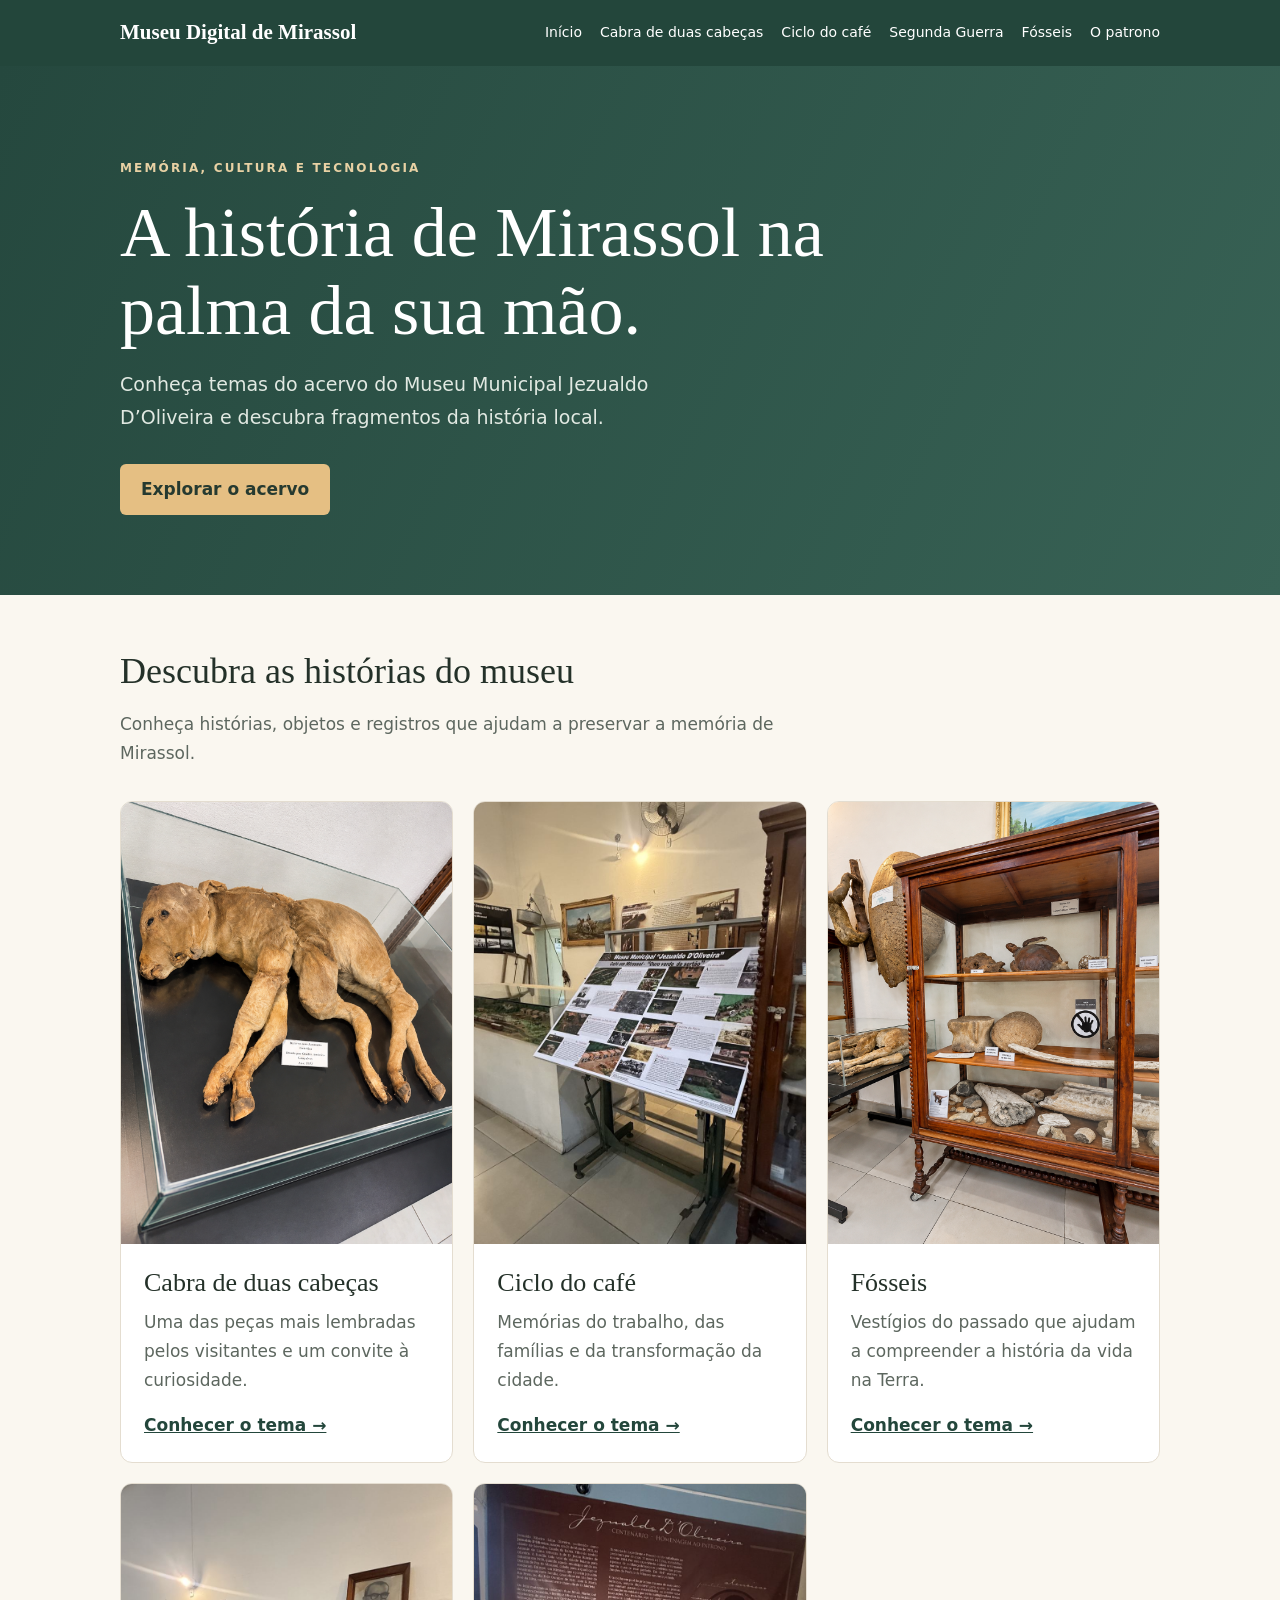
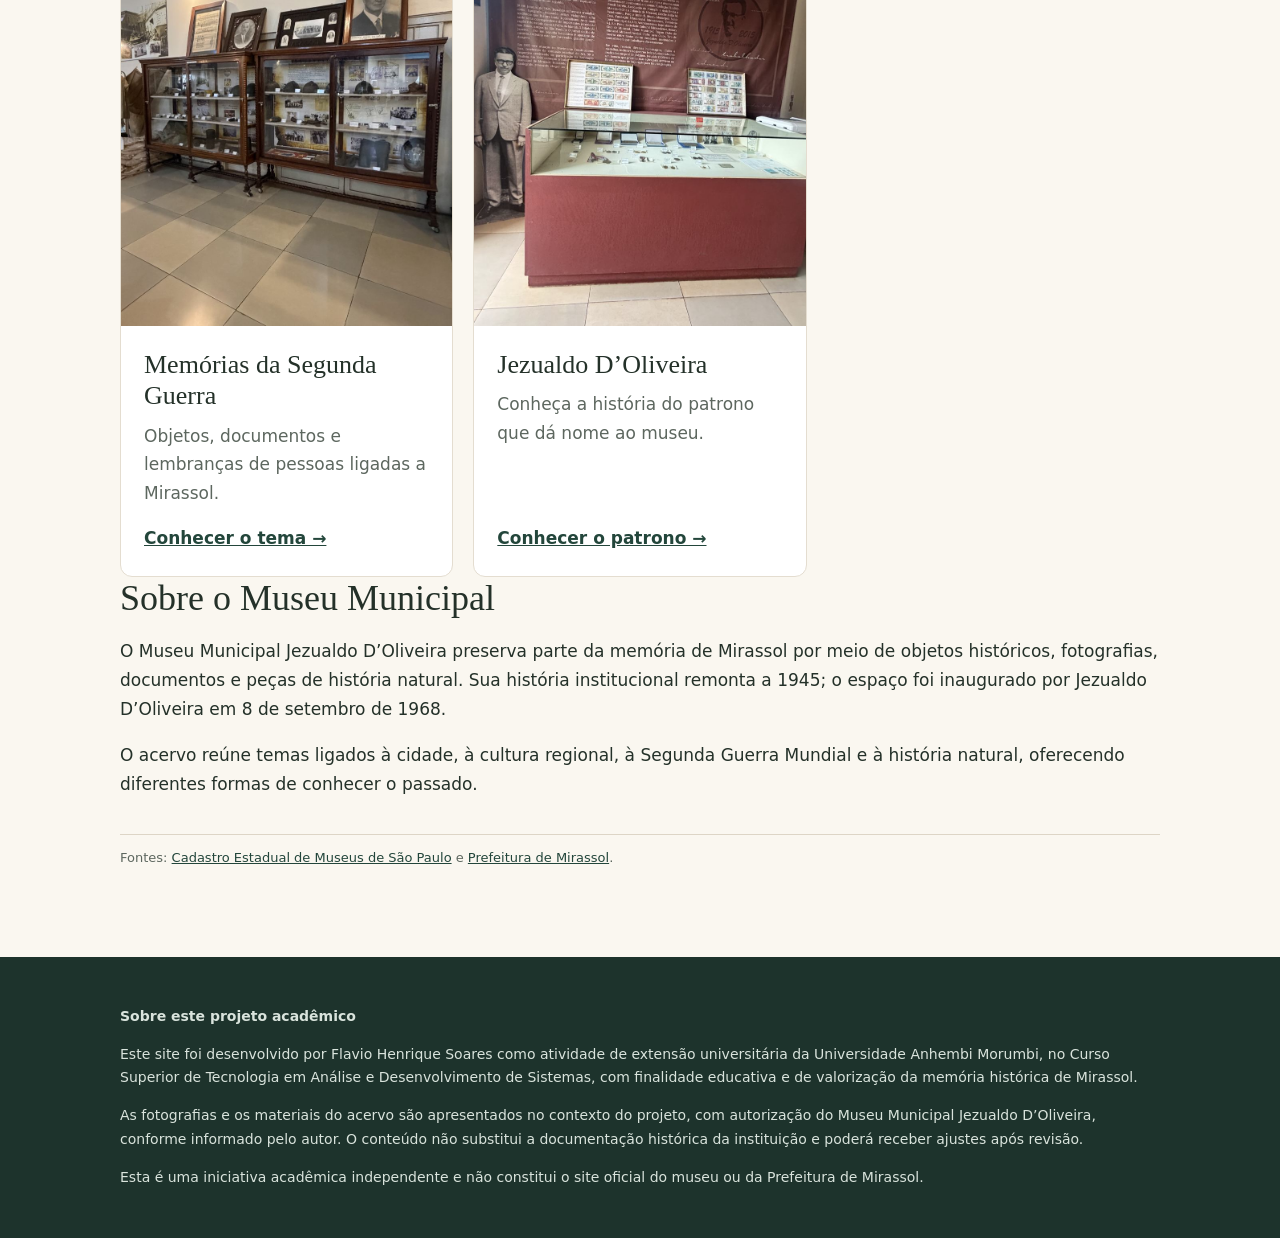
<file: index.html>
<!doctype html><html lang="pt-BR"><head><meta charset="utf-8"><meta name="viewport" content="width=device-width,initial-scale=1"><meta name="description" content="Conheça o projeto-piloto de acesso digital ao acervo histórico de Mirassol."><title>Início | Museu Digital de Mirassol</title><link rel="stylesheet" href="style.css"></head><body><header class="top"><div class="wrap"><a class="brand" href="index.html">Museu Digital de Mirassol</a><nav aria-label="Navegação principal"><a href="index.html">Início</a><a href="cabra-de-duas-cabecas.html">Cabra de duas cabeças</a><a href="ciclo-do-cafe.html">Ciclo do café</a><a href="segunda-guerra.html">Segunda Guerra</a><a href="fosseis.html">Fósseis</a><a href="patrono.html">O patrono</a></nav></div></header><section class="hero"><div class="wrap"><div class="eyebrow">Memória, cultura e tecnologia</div><h1>A história de Mirassol na palma da sua mão.</h1><p>Conheça temas do acervo do Museu Municipal Jezualdo D’Oliveira e descubra fragmentos da história local.</p><a class="button" href="#acervo">Explorar o acervo</a></div></section><main class="wrap"><section id="acervo"><h2 class="section-title">Descubra as histórias do museu</h2><p class="lead">Conheça histórias, objetos e registros que ajudam a preservar a memória de Mirassol.</p><div class="cards"><article class="card"><div class="art art-photo"><img src="assets/cabra.jpg" alt="Cabra de duas cabeças em exposição" loading="lazy"></div><div class="card-body"><h3>Cabra de duas cabeças</h3><p>Uma das peças mais lembradas pelos visitantes e um convite à curiosidade.</p><a href="cabra-de-duas-cabecas.html">Conhecer o tema →</a></div></article><article class="card"><div class="art art-photo"><img src="assets/cafe.jpg" alt="Painel do café em Mirassol" loading="lazy"></div><div class="card-body"><h3>Ciclo do café</h3><p>Memórias do trabalho, das famílias e da transformação da cidade.</p><a href="ciclo-do-cafe.html">Conhecer o tema →</a></div></article><article class="card"><div class="art art-photo"><img src="assets/fosseis.jpg" alt="Vitrine do museu com peças naturais e materiais preservados" loading="lazy"></div><div class="card-body"><h3>Fósseis</h3><p>Vestígios do passado que ajudam a compreender a história da vida na Terra.</p><a href="fosseis.html">Conhecer o tema →</a></div></article> <article class="card"><div class="art art-photo"><img src="assets/vitrines.jpg" alt="Vitrines com registros sobre a Segunda Guerra Mundial" loading="lazy"></div><div class="card-body"><h3>Memórias da Segunda Guerra</h3><p>Objetos, documentos e lembranças de pessoas ligadas a Mirassol.</p><a href="segunda-guerra.html">Conhecer o tema →</a></div></article><article class="card"><div class="art art-photo"><img src="assets/jezualdo.jpg" alt="Painel do museu sobre Jezualdo D’Oliveira" loading="lazy"></div><div class="card-body"><h3>Jezualdo D’Oliveira</h3><p>Conheça a história do patrono que dá nome ao museu.</p><a href="patrono.html">Conhecer o patrono →</a></div></article></div></section><section class="about-site" aria-labelledby="sobre-museu"><h2 class="section-title" id="sobre-museu">Sobre o Museu Municipal</h2><p>O Museu Municipal Jezualdo D’Oliveira preserva parte da memória de Mirassol por meio de objetos históricos, fotografias, documentos e peças de história natural. Sua história institucional remonta a 1945; o espaço foi inaugurado por Jezualdo D’Oliveira em 8 de setembro de 1968.</p><p>O acervo reúne temas ligados à cidade, à cultura regional, à Segunda Guerra Mundial e à história natural, oferecendo diferentes formas de conhecer o passado.</p><p class="editorial">Fontes: <a href="https://cem.sisemsp.org.br/instituicao/43890/" target="_blank" rel="noopener noreferrer">Cadastro Estadual de Museus de São Paulo</a> e <a href="https://www.mirassol.sp.gov.br/portal/servicos/1004/pontos-turisticos" target="_blank" rel="noopener noreferrer">Prefeitura de Mirassol</a>.</p></section></main><footer class="footer"><div class="wrap"><p><strong>Sobre este projeto acadêmico</strong></p><p>Este site foi desenvolvido por Flavio Henrique Soares como atividade de extensão universitária da Universidade Anhembi Morumbi, no Curso Superior de Tecnologia em Análise e Desenvolvimento de Sistemas, com finalidade educativa e de valorização da memória histórica de Mirassol.</p><p>As fotografias e os materiais do acervo são apresentados no contexto do projeto, com autorização do Museu Municipal Jezualdo D’Oliveira, conforme informado pelo autor. O conteúdo não substitui a documentação histórica da instituição e poderá receber ajustes após revisão.</p><p>Esta é uma iniciativa acadêmica independente e não constitui o site oficial do museu ou da Prefeitura de Mirassol.</p></div></footer></body></html>
</file>
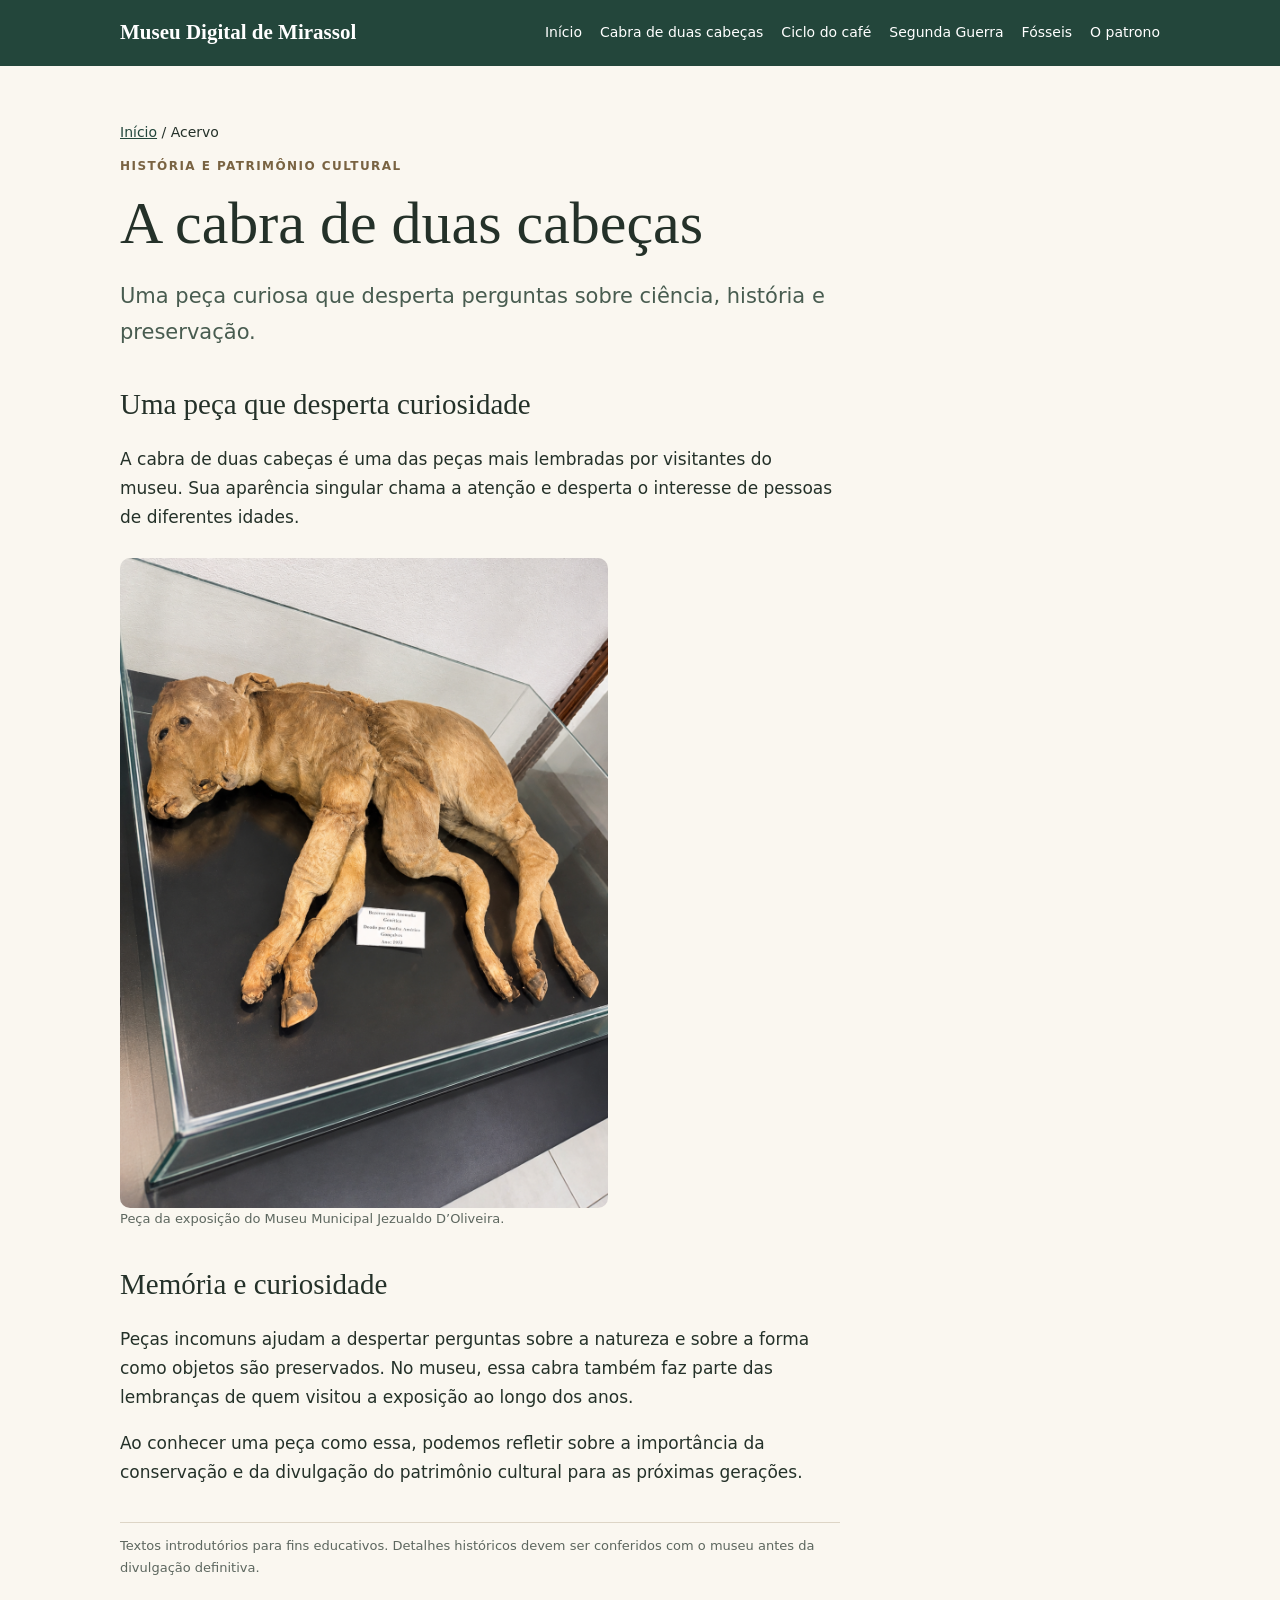
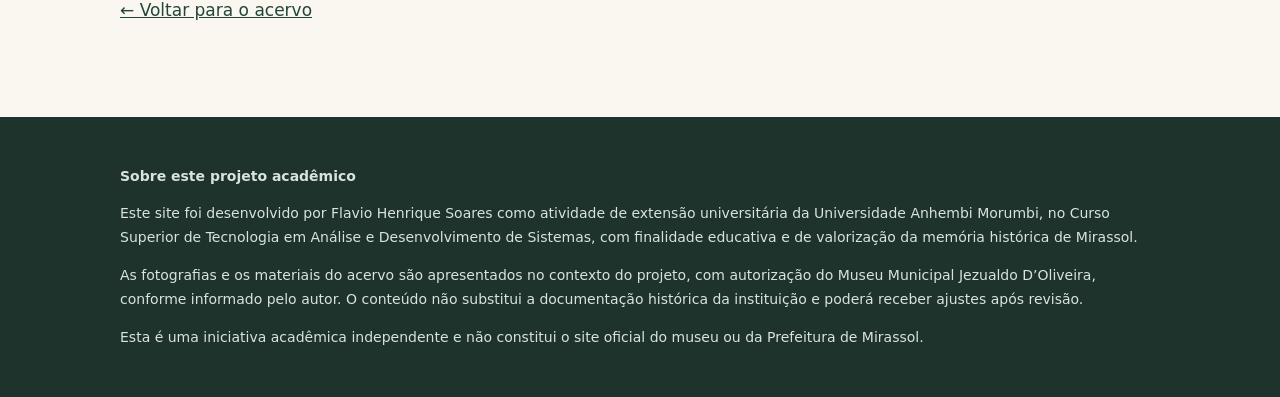
<file: cabra-de-duas-cabecas.html>
<!doctype html><html lang="pt-BR"><head><meta charset="utf-8"><meta name="viewport" content="width=device-width,initial-scale=1"><meta name="description" content="Uma peça curiosa que desperta perguntas sobre ciência, história e preservação."><title>A cabra de duas cabeças | Museu Digital de Mirassol</title><link rel="stylesheet" href="style.css"></head><body><header class="top"><div class="wrap"><a class="brand" href="index.html">Museu Digital de Mirassol</a><nav aria-label="Navegação principal"><a href="index.html">Início</a><a href="cabra-de-duas-cabecas.html">Cabra de duas cabeças</a><a href="ciclo-do-cafe.html">Ciclo do café</a><a href="segunda-guerra.html">Segunda Guerra</a><a href="fosseis.html">Fósseis</a><a href="patrono.html">O patrono</a></nav></div></header><main class="wrap"><article class="article"><div class="crumb"><a href="index.html">Início</a> / Acervo</div><p class="tag">História e patrimônio cultural</p><h1>A cabra de duas cabeças</h1><p class="intro">Uma peça curiosa que desperta perguntas sobre ciência, história e preservação.</p><h2>Uma peça que desperta curiosidade</h2><p>A cabra de duas cabeças é uma das peças mais lembradas por visitantes do museu. Sua aparência singular chama a atenção e desperta o interesse de pessoas de diferentes idades.</p><figure class="museum-photo"><img src="assets/cabra.jpg" alt="Cabra de duas cabeças conservada em uma vitrine de vidro" loading="lazy"><figcaption>Peça da exposição do Museu Municipal Jezualdo D’Oliveira.</figcaption></figure><h2>Memória e curiosidade</h2><p>Peças incomuns ajudam a despertar perguntas sobre a natureza e sobre a forma como objetos são preservados. No museu, essa cabra também faz parte das lembranças de quem visitou a exposição ao longo dos anos.</p><p>Ao conhecer uma peça como essa, podemos refletir sobre a importância da conservação e da divulgação do patrimônio cultural para as próximas gerações.</p><p class="editorial">Textos introdutórios para fins educativos. Detalhes históricos devem ser conferidos com o museu antes da divulgação definitiva.</p><p><a href="index.html">← Voltar para o acervo</a></p></article></main><footer class="footer"><div class="wrap"><p><strong>Sobre este projeto acadêmico</strong></p><p>Este site foi desenvolvido por Flavio Henrique Soares como atividade de extensão universitária da Universidade Anhembi Morumbi, no Curso Superior de Tecnologia em Análise e Desenvolvimento de Sistemas, com finalidade educativa e de valorização da memória histórica de Mirassol.</p><p>As fotografias e os materiais do acervo são apresentados no contexto do projeto, com autorização do Museu Municipal Jezualdo D’Oliveira, conforme informado pelo autor. O conteúdo não substitui a documentação histórica da instituição e poderá receber ajustes após revisão.</p><p>Esta é uma iniciativa acadêmica independente e não constitui o site oficial do museu ou da Prefeitura de Mirassol.</p></div></footer></body></html>
</file>
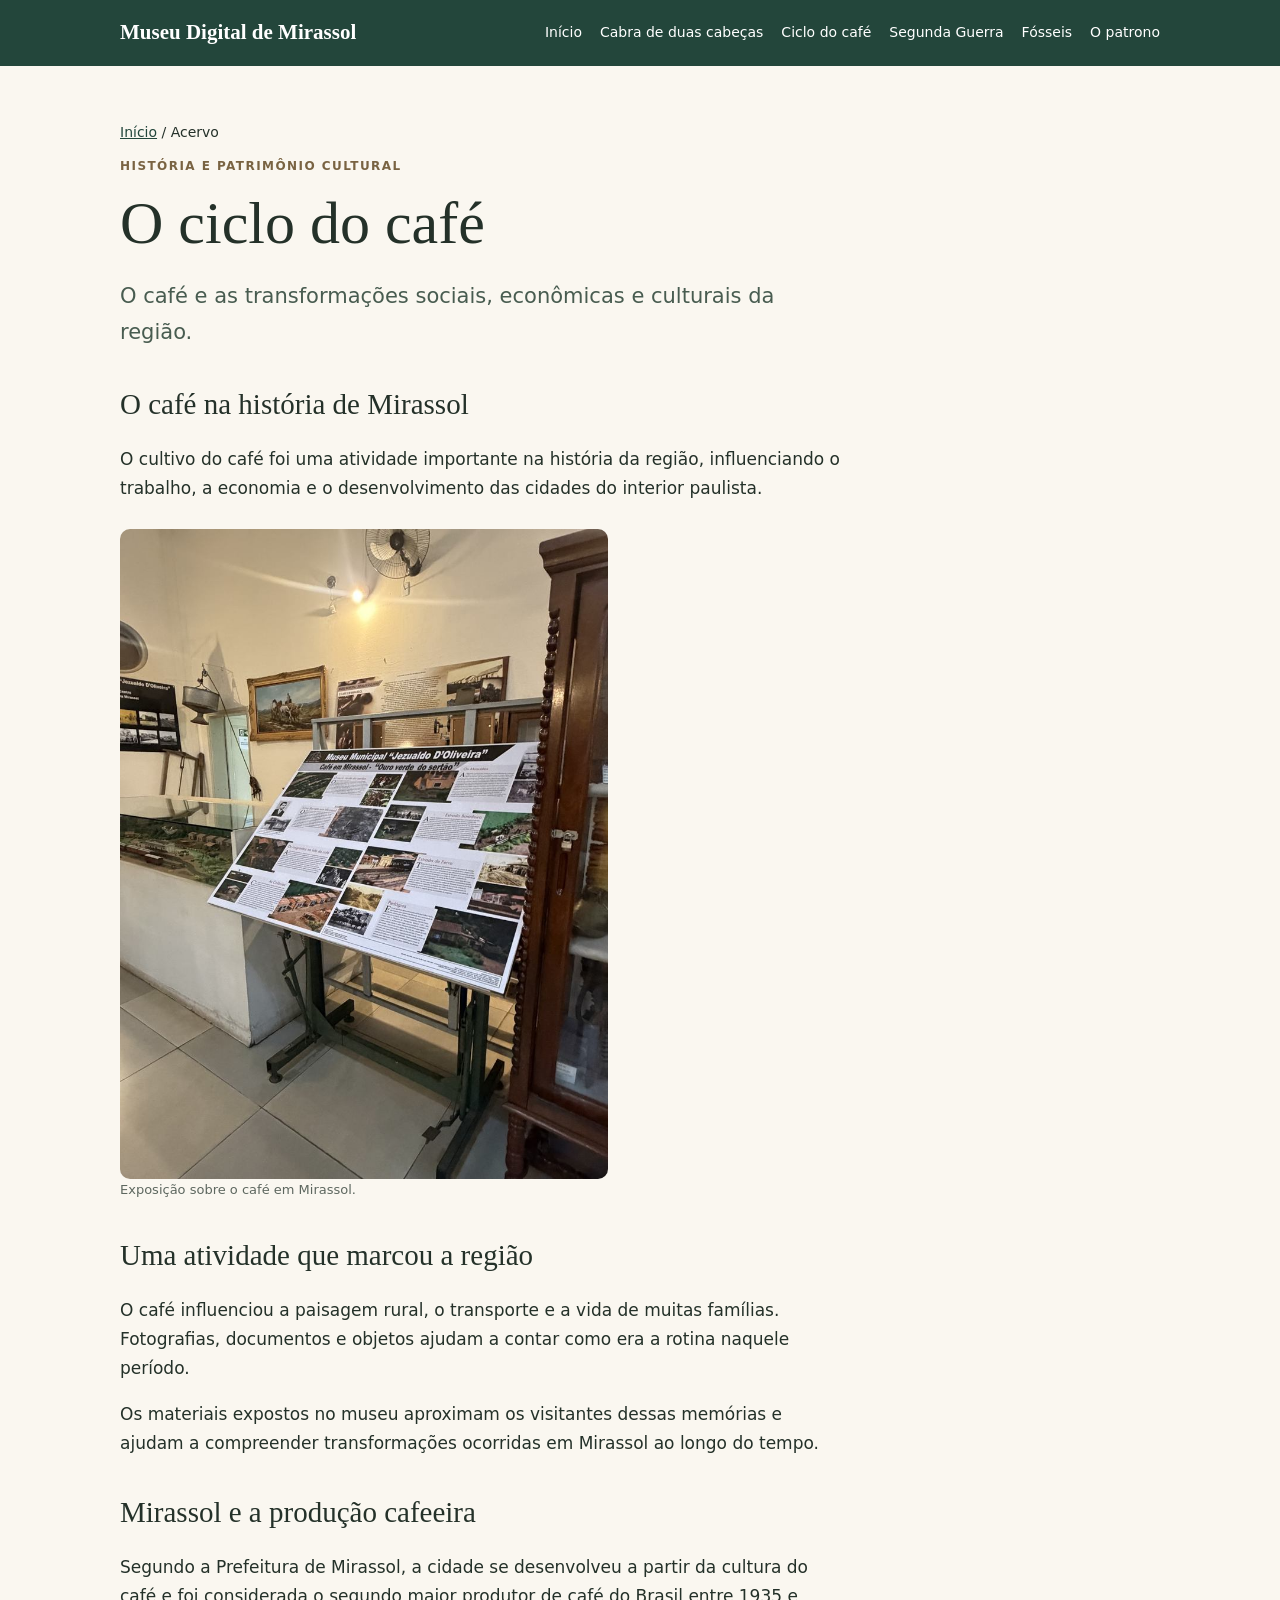
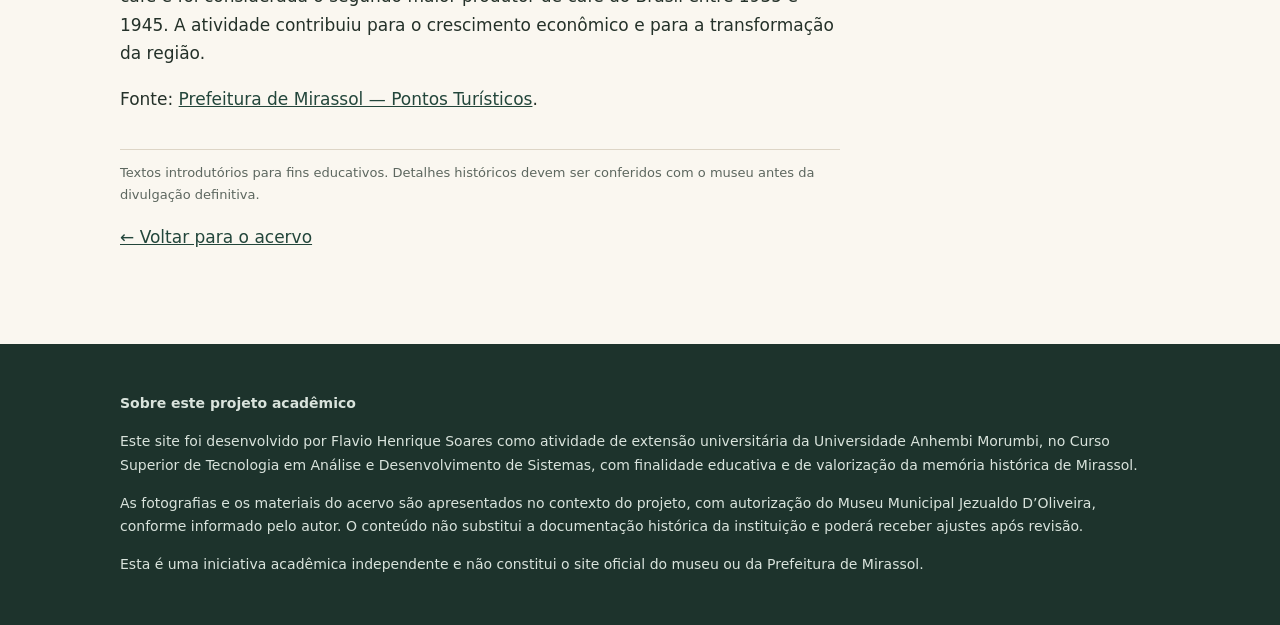
<file: ciclo-do-cafe.html>
<!doctype html><html lang="pt-BR"><head><meta charset="utf-8"><meta name="viewport" content="width=device-width,initial-scale=1"><meta name="description" content="O café e as transformações sociais, econômicas e culturais da região."><title>O ciclo do café | Museu Digital de Mirassol</title><link rel="stylesheet" href="style.css"></head><body><header class="top"><div class="wrap"><a class="brand" href="index.html">Museu Digital de Mirassol</a><nav aria-label="Navegação principal"><a href="index.html">Início</a><a href="cabra-de-duas-cabecas.html">Cabra de duas cabeças</a><a href="ciclo-do-cafe.html">Ciclo do café</a><a href="segunda-guerra.html">Segunda Guerra</a><a href="fosseis.html">Fósseis</a><a href="patrono.html">O patrono</a></nav></div></header><main class="wrap"><article class="article"><div class="crumb"><a href="index.html">Início</a> / Acervo</div><p class="tag">História e patrimônio cultural</p><h1>O ciclo do café</h1><p class="intro">O café e as transformações sociais, econômicas e culturais da região.</p><h2>O café na história de Mirassol</h2><p>O cultivo do café foi uma atividade importante na história da região, influenciando o trabalho, a economia e o desenvolvimento das cidades do interior paulista.</p><figure class="museum-photo"><img src="assets/cafe.jpg" alt="Painel expositivo sobre o café em Mirassol com fotos e textos" loading="lazy"><figcaption>Exposição sobre o café em Mirassol.</figcaption></figure><h2>Uma atividade que marcou a região</h2><p>O café influenciou a paisagem rural, o transporte e a vida de muitas famílias. Fotografias, documentos e objetos ajudam a contar como era a rotina naquele período.</p><p>Os materiais expostos no museu aproximam os visitantes dessas memórias e ajudam a compreender transformações ocorridas em Mirassol ao longo do tempo.</p><h2>Mirassol e a produção cafeeira</h2><p>Segundo a Prefeitura de Mirassol, a cidade se desenvolveu a partir da cultura do café e foi considerada o segundo maior produtor de café do Brasil entre 1935 e 1945. A atividade contribuiu para o crescimento econômico e para a transformação da região.</p><p class="source-note">Fonte: <a href="https://www.mirassol.sp.gov.br/portal/servicos/1004/pontos-turisticos" target="_blank" rel="noopener noreferrer">Prefeitura de Mirassol — Pontos Turísticos</a>.</p><p class="editorial">Textos introdutórios para fins educativos. Detalhes históricos devem ser conferidos com o museu antes da divulgação definitiva.</p><p><a href="index.html">← Voltar para o acervo</a></p></article></main><footer class="footer"><div class="wrap"><p><strong>Sobre este projeto acadêmico</strong></p><p>Este site foi desenvolvido por Flavio Henrique Soares como atividade de extensão universitária da Universidade Anhembi Morumbi, no Curso Superior de Tecnologia em Análise e Desenvolvimento de Sistemas, com finalidade educativa e de valorização da memória histórica de Mirassol.</p><p>As fotografias e os materiais do acervo são apresentados no contexto do projeto, com autorização do Museu Municipal Jezualdo D’Oliveira, conforme informado pelo autor. O conteúdo não substitui a documentação histórica da instituição e poderá receber ajustes após revisão.</p><p>Esta é uma iniciativa acadêmica independente e não constitui o site oficial do museu ou da Prefeitura de Mirassol.</p></div></footer></body></html>
</file>
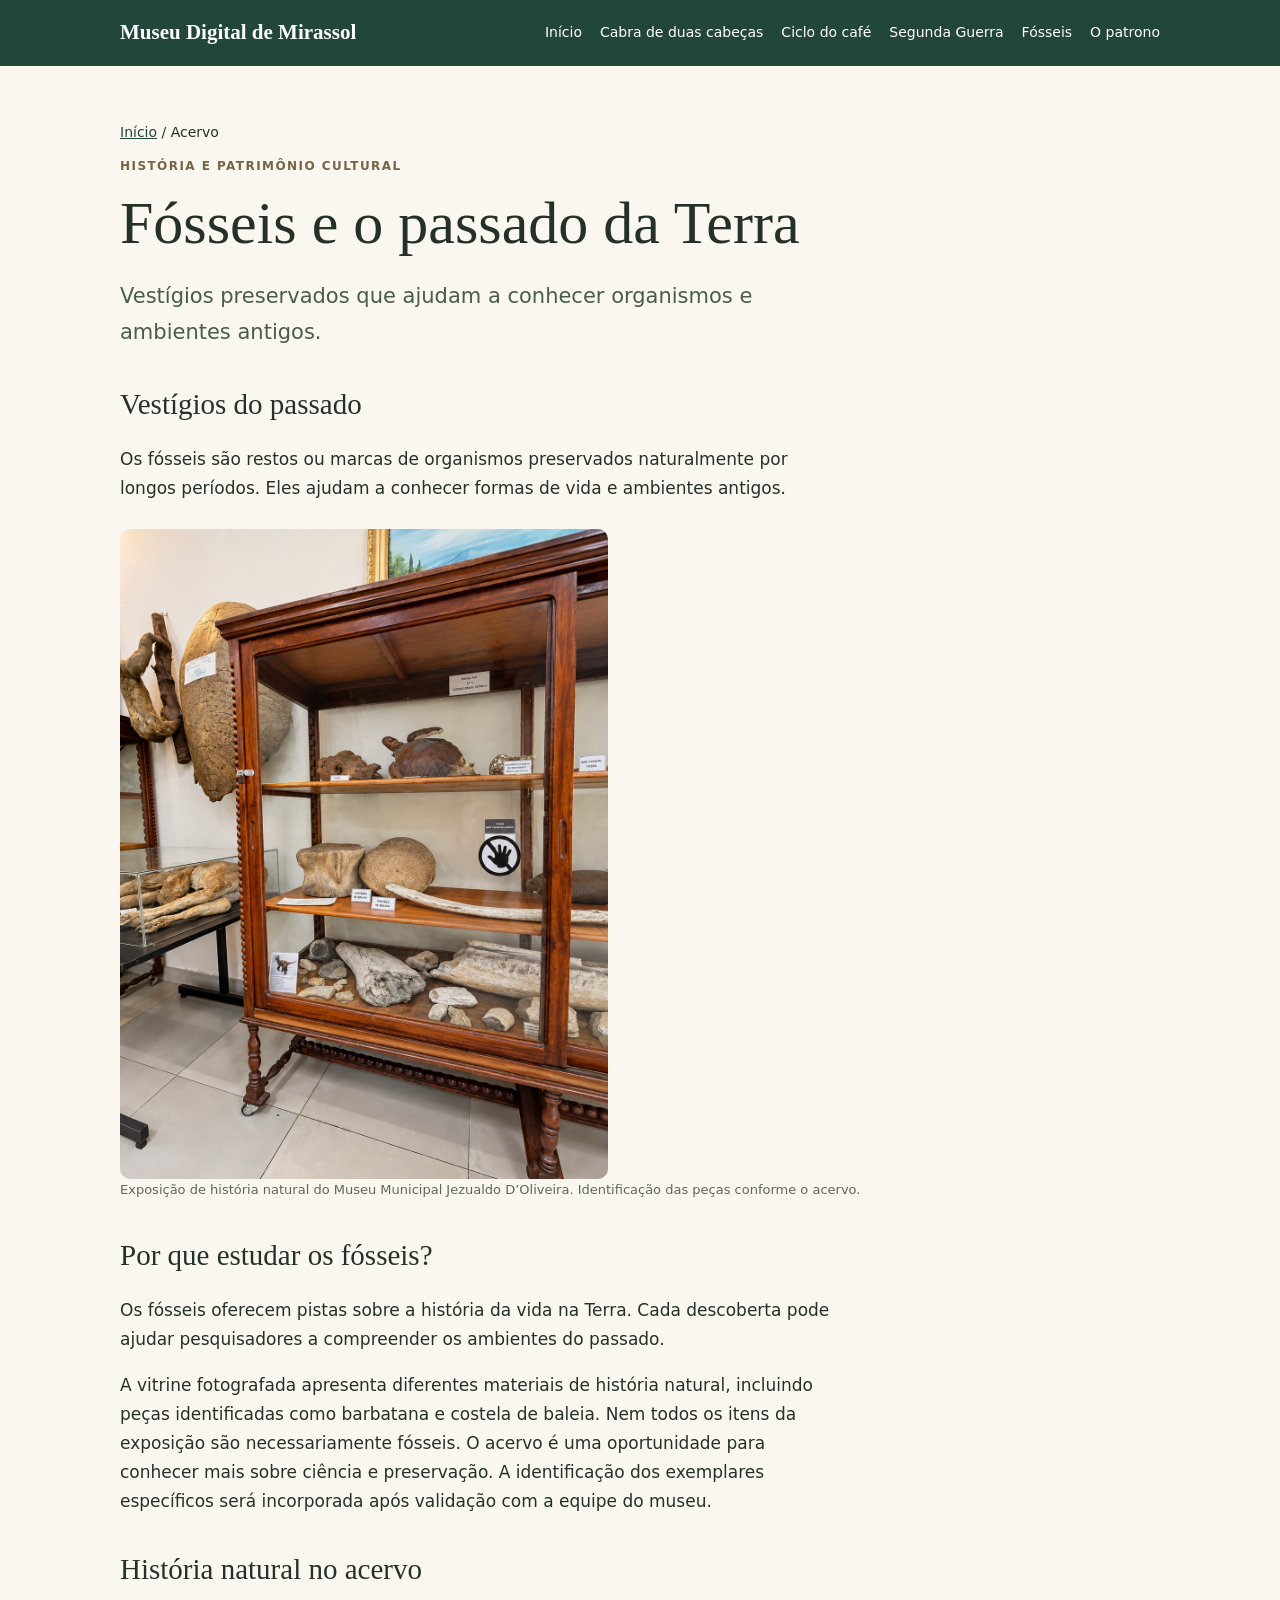
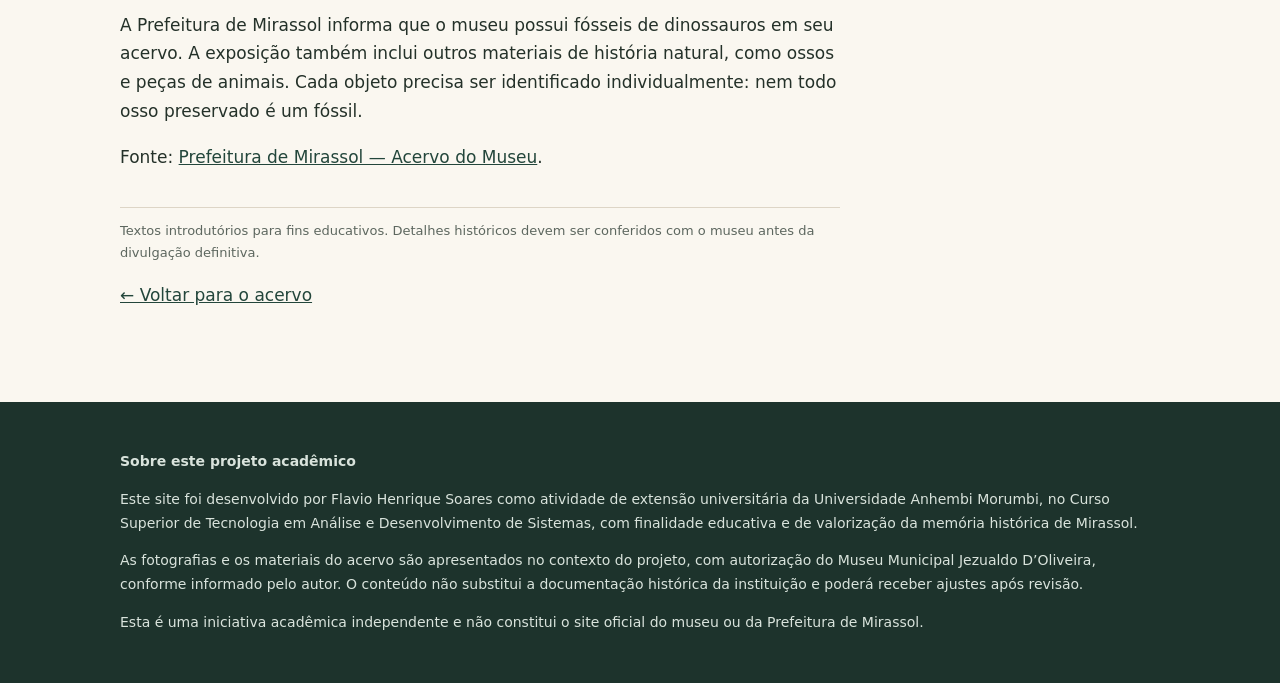
<file: fosseis.html>
<!doctype html><html lang="pt-BR"><head><meta charset="utf-8"><meta name="viewport" content="width=device-width,initial-scale=1"><meta name="description" content="Vestígios preservados que ajudam a conhecer organismos e ambientes antigos."><title>Fósseis e o passado da Terra | Museu Digital de Mirassol</title><link rel="stylesheet" href="style.css"></head><body><header class="top"><div class="wrap"><a class="brand" href="index.html">Museu Digital de Mirassol</a><nav aria-label="Navegação principal"><a href="index.html">Início</a><a href="cabra-de-duas-cabecas.html">Cabra de duas cabeças</a><a href="ciclo-do-cafe.html">Ciclo do café</a><a href="segunda-guerra.html">Segunda Guerra</a><a href="fosseis.html">Fósseis</a><a href="patrono.html">O patrono</a></nav></div></header><main class="wrap"><article class="article"><div class="crumb"><a href="index.html">Início</a> / Acervo</div><p class="tag">História e patrimônio cultural</p><h1>Fósseis e o passado da Terra</h1><p class="intro">Vestígios preservados que ajudam a conhecer organismos e ambientes antigos.</p><h2>Vestígios do passado</h2><p>Os fósseis são restos ou marcas de organismos preservados naturalmente por longos períodos. Eles ajudam a conhecer formas de vida e ambientes antigos.</p><figure class="museum-photo"><img src="assets/fosseis.jpg" alt="Vitrine do museu com barbatana e costela de baleia e materiais naturais expostos" loading="lazy"><figcaption>Exposição de história natural do Museu Municipal Jezualdo D’Oliveira. Identificação das peças conforme o acervo.</figcaption></figure><h2>Por que estudar os fósseis?</h2><p>Os fósseis oferecem pistas sobre a história da vida na Terra. Cada descoberta pode ajudar pesquisadores a compreender os ambientes do passado.</p><p>A vitrine fotografada apresenta diferentes materiais de história natural, incluindo peças identificadas como barbatana e costela de baleia. Nem todos os itens da exposição são necessariamente fósseis. O acervo é uma oportunidade para conhecer mais sobre ciência e preservação. A identificação dos exemplares específicos será incorporada após validação com a equipe do museu.</p><h2>História natural no acervo</h2><p>A Prefeitura de Mirassol informa que o museu possui fósseis de dinossauros em seu acervo. A exposição também inclui outros materiais de história natural, como ossos e peças de animais. Cada objeto precisa ser identificado individualmente: nem todo osso preservado é um fóssil.</p><p class="source-note">Fonte: <a href="https://www.mirassol.sp.gov.br/portal/servicos/1004/pontos-turisticos" target="_blank" rel="noopener noreferrer">Prefeitura de Mirassol — Acervo do Museu</a>.</p><p class="editorial">Textos introdutórios para fins educativos. Detalhes históricos devem ser conferidos com o museu antes da divulgação definitiva.</p><p><a href="index.html">← Voltar para o acervo</a></p></article></main><footer class="footer"><div class="wrap"><p><strong>Sobre este projeto acadêmico</strong></p><p>Este site foi desenvolvido por Flavio Henrique Soares como atividade de extensão universitária da Universidade Anhembi Morumbi, no Curso Superior de Tecnologia em Análise e Desenvolvimento de Sistemas, com finalidade educativa e de valorização da memória histórica de Mirassol.</p><p>As fotografias e os materiais do acervo são apresentados no contexto do projeto, com autorização do Museu Municipal Jezualdo D’Oliveira, conforme informado pelo autor. O conteúdo não substitui a documentação histórica da instituição e poderá receber ajustes após revisão.</p><p>Esta é uma iniciativa acadêmica independente e não constitui o site oficial do museu ou da Prefeitura de Mirassol.</p></div></footer></body></html>
</file>
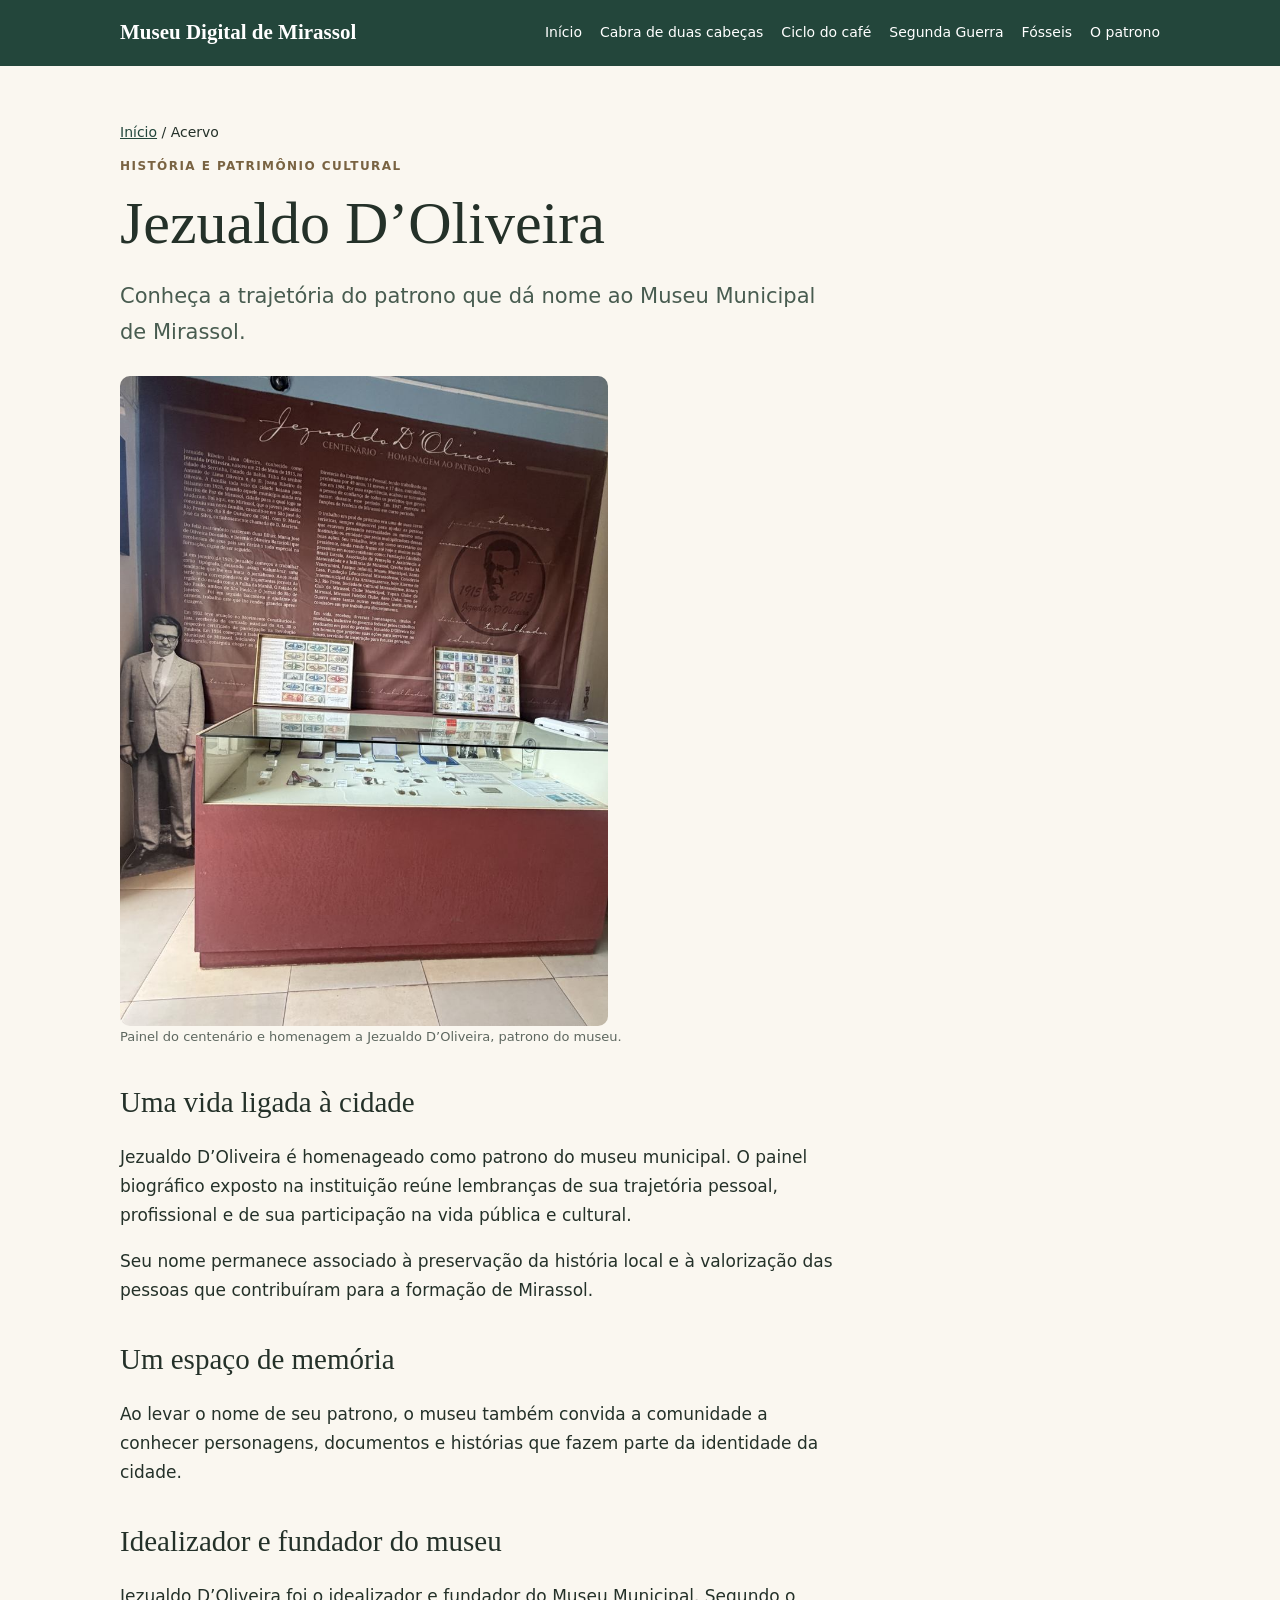
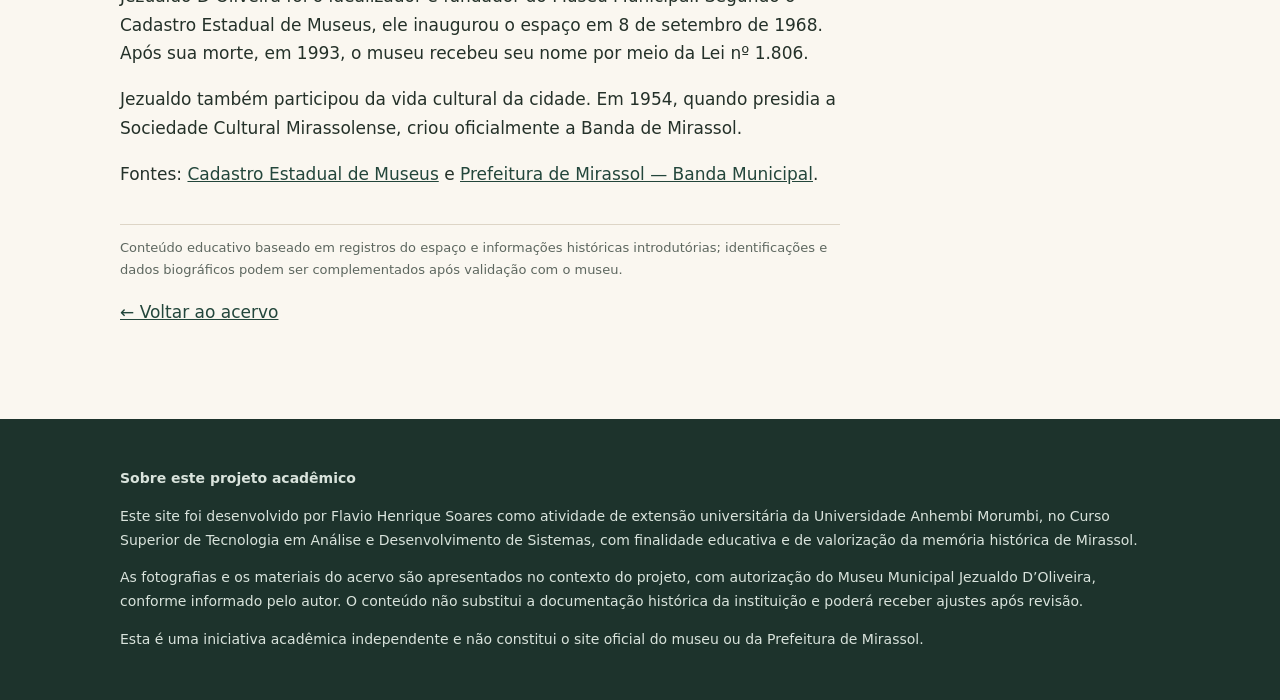
<file: patrono.html>
<!doctype html><html lang="pt-BR"><head><meta charset="utf-8"><meta name="viewport" content="width=device-width,initial-scale=1"><meta name="description" content="Conheça a trajetória do patrono que dá nome ao Museu Municipal de Mirassol."><title>Jezualdo D’Oliveira | Museu Digital de Mirassol</title><link rel="stylesheet" href="style.css"></head><body><header class="top"><div class="wrap"><a class="brand" href="index.html">Museu Digital de Mirassol</a><nav aria-label="Navegação principal"><a href="index.html">Início</a><a href="cabra-de-duas-cabecas.html">Cabra de duas cabeças</a><a href="ciclo-do-cafe.html">Ciclo do café</a><a href="segunda-guerra.html">Segunda Guerra</a><a href="fosseis.html">Fósseis</a><a href="patrono.html">O patrono</a></nav></div></header><main class="wrap"><article class="article"><div class="crumb"><a href="index.html">Início</a> / Acervo</div><p class="tag">História e patrimônio cultural</p><h1>Jezualdo D’Oliveira</h1><p class="intro">Conheça a trajetória do patrono que dá nome ao Museu Municipal de Mirassol.</p><figure class="museum-photo"><img src="assets/jezualdo.jpg" alt="Painel do centenário de Jezualdo D’Oliveira com informações biográficas e documentos" loading="lazy"><figcaption>Painel do centenário e homenagem a Jezualdo D’Oliveira, patrono do museu.</figcaption></figure><h2>Uma vida ligada à cidade</h2><p>Jezualdo D’Oliveira é homenageado como patrono do museu municipal. O painel biográfico exposto na instituição reúne lembranças de sua trajetória pessoal, profissional e de sua participação na vida pública e cultural.</p><p>Seu nome permanece associado à preservação da história local e à valorização das pessoas que contribuíram para a formação de Mirassol.</p><h2>Um espaço de memória</h2><p>Ao levar o nome de seu patrono, o museu também convida a comunidade a conhecer personagens, documentos e histórias que fazem parte da identidade da cidade.</p><h2>Idealizador e fundador do museu</h2><p>Jezualdo D’Oliveira foi o idealizador e fundador do Museu Municipal. Segundo o Cadastro Estadual de Museus, ele inaugurou o espaço em 8 de setembro de 1968. Após sua morte, em 1993, o museu recebeu seu nome por meio da Lei nº 1.806.</p><p>Jezualdo também participou da vida cultural da cidade. Em 1954, quando presidia a Sociedade Cultural Mirassolense, criou oficialmente a Banda de Mirassol.</p><p class="source-note">Fontes: <a href="https://cem.sisemsp.org.br/instituicao/43890/" target="_blank" rel="noopener noreferrer">Cadastro Estadual de Museus</a> e <a href="https://www.mirassol.sp.gov.br/portal/secretarias-paginas/31/banda-municipal/" target="_blank" rel="noopener noreferrer">Prefeitura de Mirassol — Banda Municipal</a>.</p><p class="editorial">Conteúdo educativo baseado em registros do espaço e informações históricas introdutórias; identificações e dados biográficos podem ser complementados após validação com o museu.</p><p><a href="index.html">← Voltar ao acervo</a></p></article></main><footer class="footer"><div class="wrap"><p><strong>Sobre este projeto acadêmico</strong></p><p>Este site foi desenvolvido por Flavio Henrique Soares como atividade de extensão universitária da Universidade Anhembi Morumbi, no Curso Superior de Tecnologia em Análise e Desenvolvimento de Sistemas, com finalidade educativa e de valorização da memória histórica de Mirassol.</p><p>As fotografias e os materiais do acervo são apresentados no contexto do projeto, com autorização do Museu Municipal Jezualdo D’Oliveira, conforme informado pelo autor. O conteúdo não substitui a documentação histórica da instituição e poderá receber ajustes após revisão.</p><p>Esta é uma iniciativa acadêmica independente e não constitui o site oficial do museu ou da Prefeitura de Mirassol.</p></div></footer></body></html>
</file>
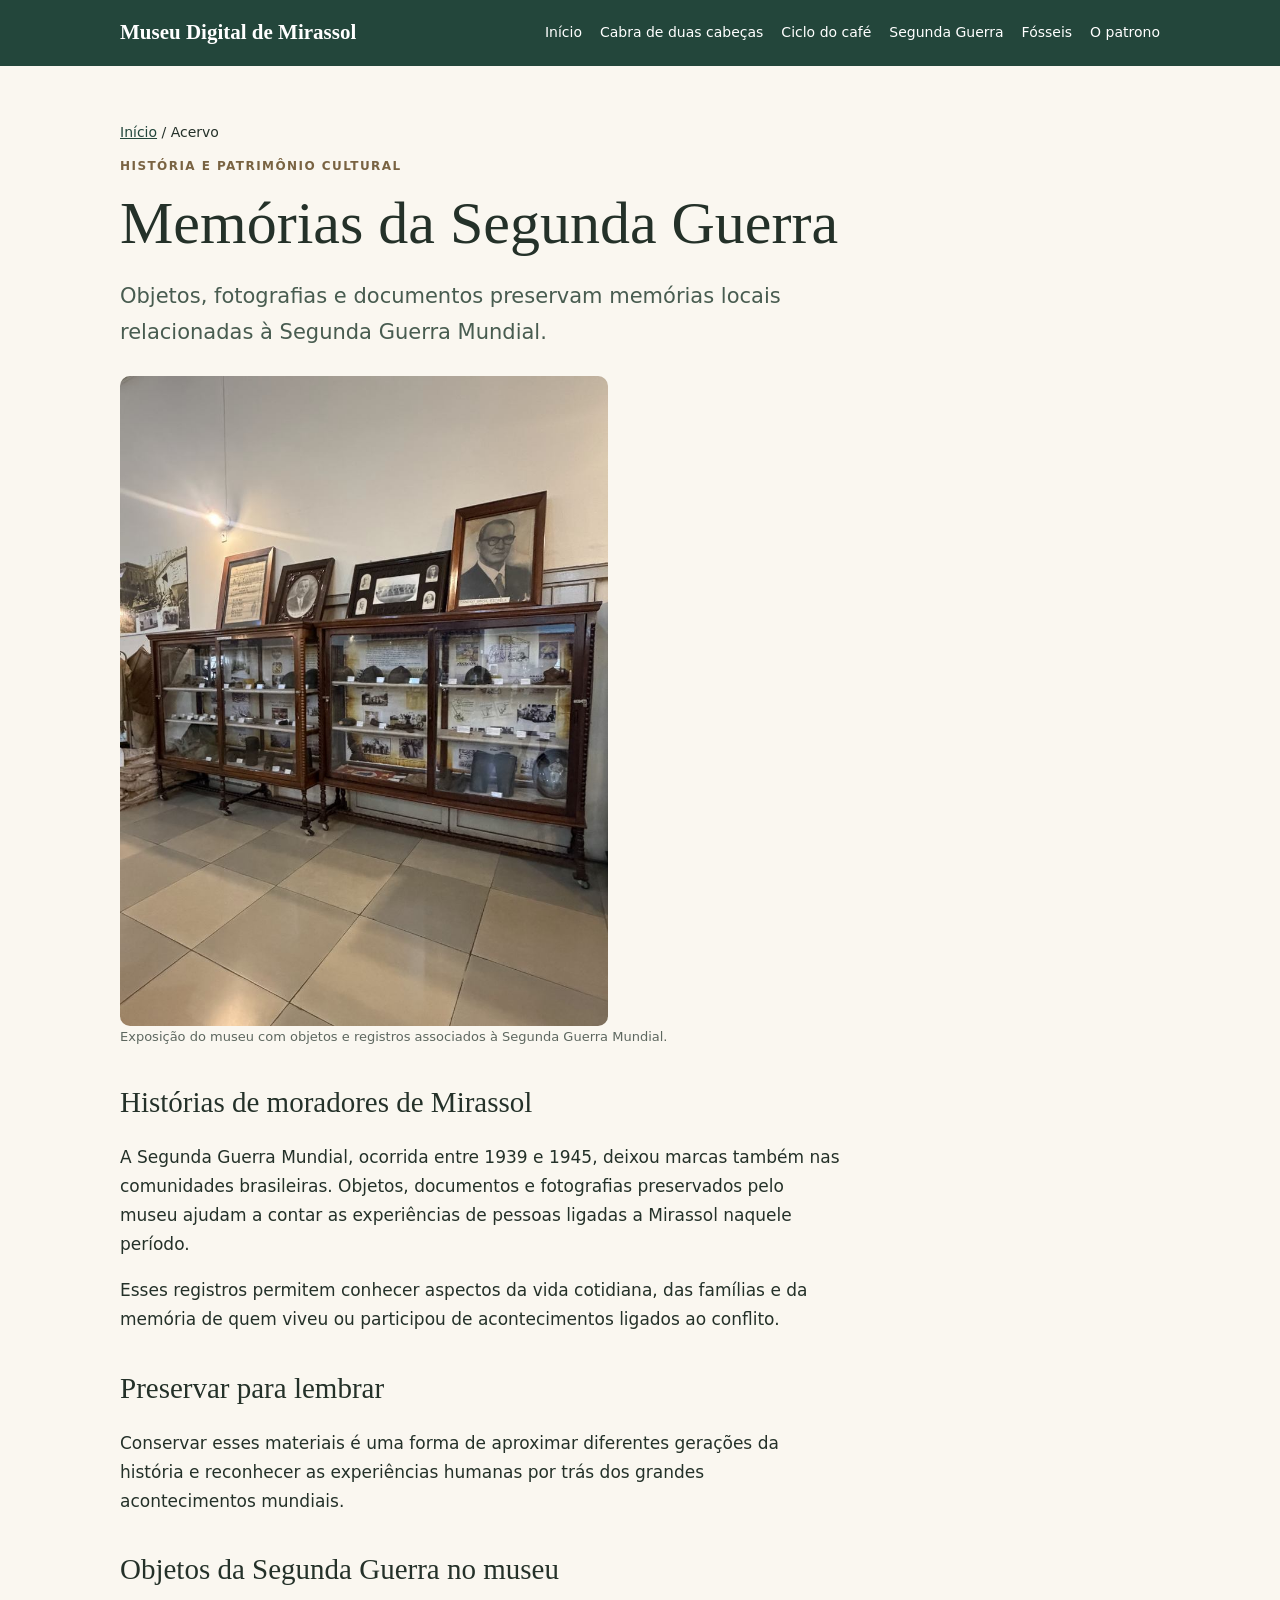
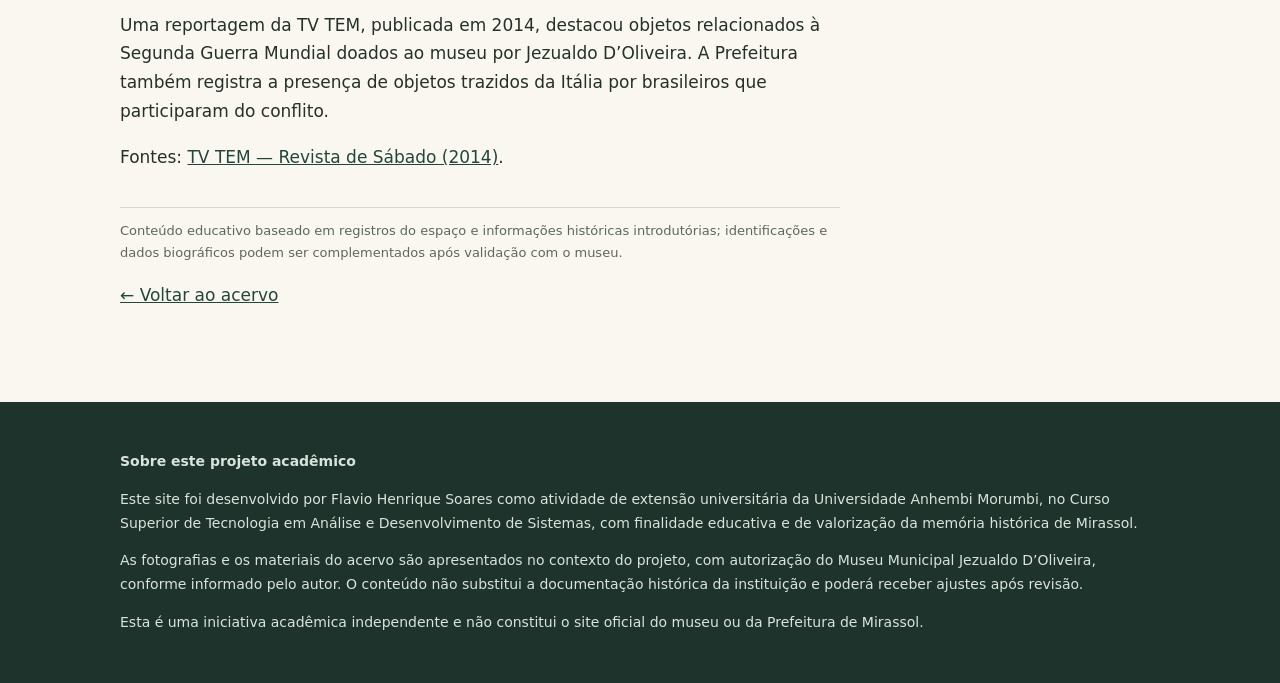
<file: segunda-guerra.html>
<!doctype html><html lang="pt-BR"><head><meta charset="utf-8"><meta name="viewport" content="width=device-width,initial-scale=1"><meta name="description" content="Objetos, fotografias e documentos preservam memórias locais relacionadas à Segunda Guerra Mundial."><title>Memórias da Segunda Guerra | Museu Digital de Mirassol</title><link rel="stylesheet" href="style.css"></head><body><header class="top"><div class="wrap"><a class="brand" href="index.html">Museu Digital de Mirassol</a><nav aria-label="Navegação principal"><a href="index.html">Início</a><a href="cabra-de-duas-cabecas.html">Cabra de duas cabeças</a><a href="ciclo-do-cafe.html">Ciclo do café</a><a href="segunda-guerra.html">Segunda Guerra</a><a href="fosseis.html">Fósseis</a><a href="patrono.html">O patrono</a></nav></div></header><main class="wrap"><article class="article"><div class="crumb"><a href="index.html">Início</a> / Acervo</div><p class="tag">História e patrimônio cultural</p><h1>Memórias da Segunda Guerra</h1><p class="intro">Objetos, fotografias e documentos preservam memórias locais relacionadas à Segunda Guerra Mundial.</p><figure class="museum-photo"><img src="assets/vitrines.jpg" alt="Vitrines com objetos, documentos e fotografias históricas da exposição" loading="lazy"><figcaption>Exposição do museu com objetos e registros associados à Segunda Guerra Mundial.</figcaption></figure><h2>Histórias de moradores de Mirassol</h2><p>A Segunda Guerra Mundial, ocorrida entre 1939 e 1945, deixou marcas também nas comunidades brasileiras. Objetos, documentos e fotografias preservados pelo museu ajudam a contar as experiências de pessoas ligadas a Mirassol naquele período.</p><p>Esses registros permitem conhecer aspectos da vida cotidiana, das famílias e da memória de quem viveu ou participou de acontecimentos ligados ao conflito.</p><h2>Preservar para lembrar</h2><p>Conservar esses materiais é uma forma de aproximar diferentes gerações da história e reconhecer as experiências humanas por trás dos grandes acontecimentos mundiais.</p><h2>Objetos da Segunda Guerra no museu</h2><p>Uma reportagem da TV TEM, publicada em 2014, destacou objetos relacionados à Segunda Guerra Mundial doados ao museu por Jezualdo D’Oliveira. A Prefeitura também registra a presença de objetos trazidos da Itália por brasileiros que participaram do conflito.</p><p class="source-note">Fontes: <a href="https://redeglobo.globo.com/sp/tvtem/revistadesabado/noticia/2014/08/o-museu-da-cidade-de-mirassol-tem-uma-grande-variedade-de-objetos.html" target="_blank" rel="noopener noreferrer">TV TEM — Revista de Sábado (2014)</a>.</p><p class="editorial">Conteúdo educativo baseado em registros do espaço e informações históricas introdutórias; identificações e dados biográficos podem ser complementados após validação com o museu.</p><p><a href="index.html">← Voltar ao acervo</a></p></article></main><footer class="footer"><div class="wrap"><p><strong>Sobre este projeto acadêmico</strong></p><p>Este site foi desenvolvido por Flavio Henrique Soares como atividade de extensão universitária da Universidade Anhembi Morumbi, no Curso Superior de Tecnologia em Análise e Desenvolvimento de Sistemas, com finalidade educativa e de valorização da memória histórica de Mirassol.</p><p>As fotografias e os materiais do acervo são apresentados no contexto do projeto, com autorização do Museu Municipal Jezualdo D’Oliveira, conforme informado pelo autor. O conteúdo não substitui a documentação histórica da instituição e poderá receber ajustes após revisão.</p><p>Esta é uma iniciativa acadêmica independente e não constitui o site oficial do museu ou da Prefeitura de Mirassol.</p></div></footer></body></html>
</file>
<file: style.css>
:root{--ink:#243129;--green:#23463b;--cream:#faf7f0;--gold:#a7804a;--muted:#5d675f}*{box-sizing:border-box}html{scroll-behavior:smooth}body{margin:0;background:var(--cream);font:17px/1.7 system-ui,-apple-system,"Segoe UI",sans-serif;color:var(--ink)}a{color:var(--green)}a:focus-visible{outline:3px solid var(--gold);outline-offset:3px}.wrap{width:min(100% - 40px,1040px);margin:auto}.top{background:var(--green);color:white}.top .wrap{display:flex;align-items:center;justify-content:space-between;gap:18px;padding:15px 0}.top a{color:white;text-decoration:none}.brand{font-family:Georgia,serif;font-weight:bold;font-size:21px}.top nav{display:flex;gap:18px;flex-wrap:wrap;font-size:14px}.hero{padding:92px 0 80px;background:linear-gradient(115deg,#25483e,#386255);color:white}.eyebrow{letter-spacing:.18em;text-transform:uppercase;font-size:12px;font-weight:700;color:#e8d1a4}.hero h1{font:clamp(40px,6vw,70px)/1.11 Georgia,serif;max-width:780px;margin:16px 0}.hero p{max-width:620px;font-size:19px;color:#e1e9e2}.button{display:inline-block;background:#e5bf83;color:#263a30;padding:11px 21px;border-radius:6px;text-decoration:none;font-weight:700;margin-top:12px}main{padding:55px 0 75px}.section-title{font:36px/1.2 Georgia,serif;margin:0 0 12px}.lead{color:var(--muted);max-width:700px}.cards{display:grid;grid-template-columns:repeat(3,minmax(0,1fr));gap:20px;margin-top:33px}.card{border:1px solid #e4ddd0;background:white;border-radius:12px;overflow:hidden;display:flex;flex-direction:column}.art{min-height:160px;background:linear-gradient(135deg,#b9b9a0,#e8ddc7);display:flex;align-items:center;justify-content:center;font-size:58px}.card:nth-child(2) .art{background:linear-gradient(135deg,#c5ae8e,#e8ddc7)}.card:nth-child(3) .art{background:linear-gradient(135deg,#a1b9ae,#d7e1d8)}.card-body{padding:23px;flex:1;display:flex;flex-direction:column}.card h3{font:26px/1.2 Georgia,serif;margin:0 0 10px}.card p{color:var(--muted);margin:0 0 16px;flex:1}.card a{font-weight:700}.notice{background:#fff5de;border-left:4px solid var(--gold);padding:14px 18px;margin:28px 0;border-radius:4px;font-size:15px}.article{max-width:760px}.article h1{font:clamp(38px,5vw,60px)/1.15 Georgia,serif;margin:12px 0}.article h2{font:29px Georgia,serif;margin-top:38px}.article p{max-width:720px}.article .intro{font-size:21px;color:#485c50}.crumb{font-size:14px}.fact{background:white;padding:24px;border-radius:12px;border:1px solid #e2dfd7}.tag{font-size:12px;font-weight:bold;letter-spacing:.12em;text-transform:uppercase;color:#796342}.footer{background:#1d332c;color:#d9e3dc;padding:34px 0;font-size:14px}.footer a{color:white}@media(max-width:720px){.cards{grid-template-columns:1fr}.top .wrap{align-items:flex-start;flex-direction:column}.hero{padding:60px 0}.art{min-height:140px}main{padding-top:38px}}
.art-photo{padding:0;overflow:hidden}.art-photo img{width:100%;height:100%;min-height:160px;object-fit:cover}.museum-photo{margin:26px 0}.museum-photo img{display:block;max-width:100%;max-height:650px;border-radius:10px;object-fit:contain}.museum-photo figcaption,.editorial{color:#5d675f;font-size:13px}.editorial{border-top:1px solid #ddd5c6;padding-top:12px;margin-top:35px}
</file>
